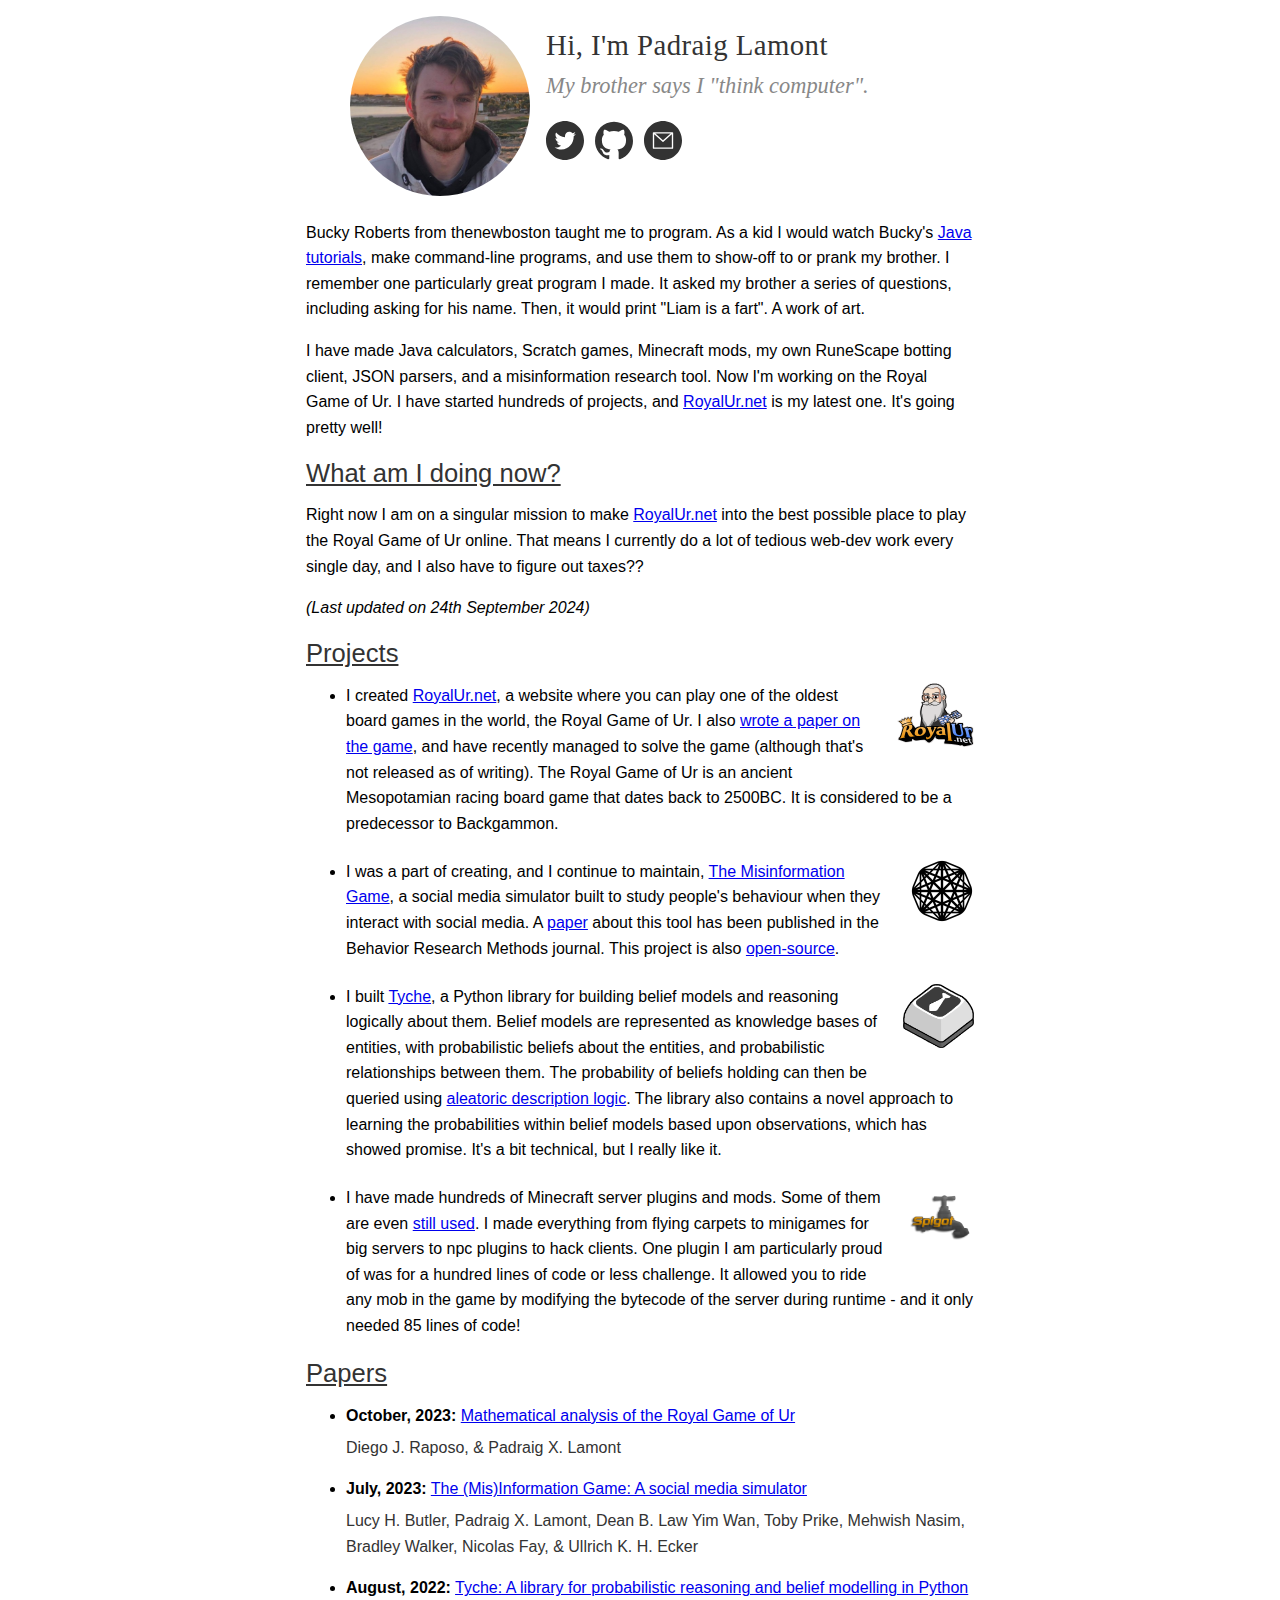
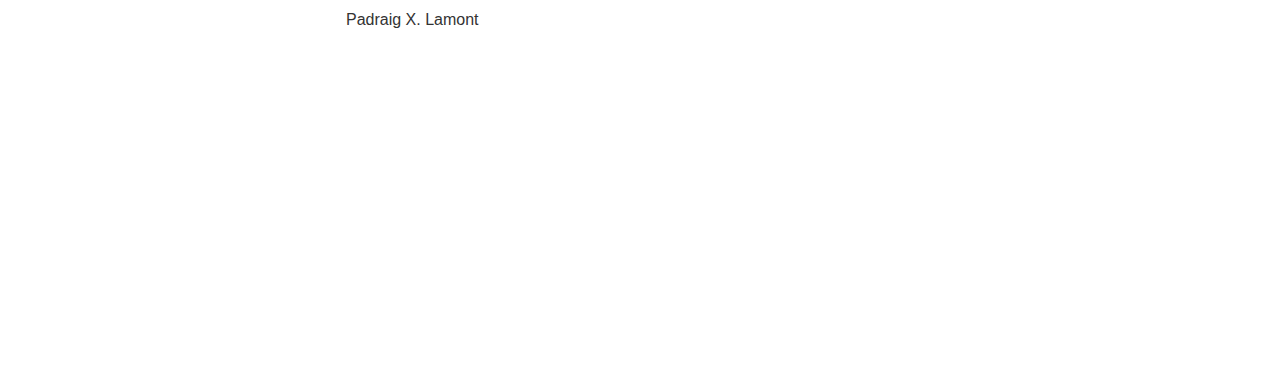
<file: index.html>
<!DOCTYPE html>
<html lang="en">
<head>
    <title>Padraig X. Lamont</title>
    <meta name="viewport" content="width=device-width, initial-scale=1.0" />

    <meta name="description" content="I'm the creator of RoyalUr.net, MisinfoGame.com, and other open-source projects related to logic and knowledge bases!" />
    <meta property="og:title" content="Padraig X. Lamont" />
    <meta property="og:description" content="I'm the creator of RoyalUr.net, MisinfoGame.com, and other open-source projects related to logic and knowledge bases!" />
    <meta property="og:image" content="https://padraiglamont.com/assets/me.png" />
    <meta property="og:url" content="https://padraiglamont.com" />
    <meta name="twitter:title" content="Padraig X. Lamont" />
    <meta name="twitter:description" content="I'm the creator of RoyalUr.net, MisinfoGame.com, and other open-source projects related to logic and knowledge bases!" />
    <meta name="twitter:url" content="https://padraiglamont.com/assets/me.png" />
    <meta name="twitter:card" content="summary" />

    <link rel="icon" type="image/png" sizes="32x32" href="/favicon-32x32.png" />
    <link rel="icon" type="image/png" sizes="16x16" href="/favicon-16x16.png" />
    <link rel="icon" type="image/x-icon" href="/favicon.ico" />
    <script type="application/ld+json">
        {
            "@context": "https://schema.org",
            "@type": "Person",
            "name": "Padraig X. Lamont",
            "alternateName": "Paddy Lamont",
            "description": "The creator of RoyalUr.net, MisinfoGame.com, and other open-source projects related to logic and knowledge bases!",
            "url": "https://padraiglamont.com",
            "logo": "https://padraiglamont.com/assets/me.png",
            "photo": "https://padraiglamont.com/assets/me.png",
            "image": "https://padraiglamont.com/assets/me.png",
            "jobTitle": "Software Engineer",
            "nationality": "Australian"
        }
    </script>
    <link rel="stylesheet" type="text/css" href="/index.css" />
</head>

<!-- Google tag (gtag.js) -->
<script async src="https://www.googletagmanager.com/gtag/js?id=G-5JXDTHJWSY"></script>
<script>
    window.dataLayer = window.dataLayer || [];
    function gtag(){dataLayer.push(arguments);}
    gtag('js', new Date());
    gtag('config', 'G-5JXDTHJWSY');
</script>

<body>
<div id="content" class="home">
    <div id="bio">
        <a href="/" class="left">
            <img id="photo-of-me" src="/assets/me.png" alt="Picture of me"
                 width="530" height="530" />
        </a>
        <div class="right">
            <h1 class="bio_hi">Hi, I'm Padraig Lamont</h1>
            <p class="bio_desc">My brother says I &quot;think computer&quot;.</p>
            <div id="links">
                <a rel="me" href="https://twitter.com/paddy_lamont">
                    <img src="/assets/twitter.svg" alt="Twitter Icon" />
                </a>
                <a rel="me" href="https://github.com/Sothatsit">
                    <img src="/assets/github.svg" alt="GitHub Icon" />
                </a>
                <a rel="me" href="mailto:padraiglamont@gmail.com">
                    <img src="/assets/email.svg" alt="Email Icon" />
                </a>
            </div>
        </div>
    </div>

    <p>
        Bucky Roberts from thenewboston taught me to program. As a kid I would watch
        Bucky&apos;s
        <a href="https://www.youtube.com/watch?v=Hl-zzrqQoSE&list=PLFE2CE09D83EE3E28">Java tutorials</a>,
        make command-line programs, and use them to show-off to or prank my brother.
        I remember one particularly great program I made. It asked my brother a series
        of questions, including asking for his name. Then, it would print
        &quot;Liam is a fart&quot;. A work of art.
    </p>

    <p>
        I have made Java calculators, Scratch games, Minecraft mods, my own RuneScape
        botting client, JSON parsers, and a misinformation research tool. Now I&apos;m
        working on the Royal Game of Ur. I have started hundreds of projects, and
        <a href="https://royalur.net">RoyalUr.net</a>
        is my latest one. It&apos;s going pretty well!
    </p>

    <h2 id="now">What am I doing now?</h2>
    <p>
        Right now I am on a singular mission to make <a href="https://royalur.net">RoyalUr.net</a>
        into the best possible place to play the Royal Game of Ur online. That means I currently
        do a lot of tedious web-dev work every single day, and I also have to figure out taxes??
    </p>
    <p class="last_updated">
        (Last updated on 24th September 2024)
    </p>

    <h2 id="projects">Projects</h2>
    <ul class="sparse-ul">
        <li>
            <div class="project">
                <a class="project-logo" href="https://royalur.net">
                    <img src="/assets/royalur.net.svg" alt="RoyalUr.net Logo"
                         width="16" height="16" />
                </a>

                I created <a href="https://royalur.net">RoyalUr.net</a>, a website where
                you can play one of the oldest board games in the world, the Royal Game
                of Ur. I also
                <a href="https://doi.org/10.2478/bgs-2023-0001">wrote a paper on the game</a>,
                and have recently managed to solve the game (although that's not released as of writing).
                The Royal Game of Ur is an ancient Mesopotamian racing board game
                that dates back to 2500BC. It is considered to be a predecessor to Backgammon.
            </div>
        </li>

        <li>
            <div class="project">
                <a class="project-logo" href="https://themisinformationgame.github.io">
                    <img src="/assets/misinformation-game.png" alt="The Misinformation Game Logo" />
                </a>

                I was a part of creating, and I continue to maintain,
                <a href="https://misinfogame.com">The Misinformation Game</a>,
                a social media simulator built to study people's behaviour when they
                interact with social media. A <a href="https://doi.org/10.3758/s13428-023-02153-x">paper</a>
                about this tool has been published in the Behavior Research Methods journal.
                This project is also
                <a href="https://github.com/TheMisinformationGame/MisinformationGame">open-source</a>.
            </div>
        </li>

        <li>
            <div class="project">
                <a class="project-logo" href="https://github.com/TycheLibrary/Tyche">
                    <img src="/assets/tyche.png" alt="Tyche Logo"
                         width="256" height="231" />
                </a>

                I built <a href="https://github.com/TycheLibrary/Tyche">Tyche</a>,
                a Python library for building belief models and reasoning
                logically about them. Belief models are represented as
                knowledge bases of entities, with probabilistic beliefs
                about the entities, and probabilistic relationships between them.
                The probability of beliefs holding can then be queried using
                <a href="https://arxiv.org/abs/2108.13036">aleatoric description logic</a>.
                The library also contains a novel approach to learning the
                probabilities within belief models based upon observations,
                which has showed promise. It's a bit technical, but I really
                like it.
            </div>
        </li>

        <li>
            <div class="project">
                <a class="project-logo" href="https://www.spigotmc.org/resources/authors/sothatsit.2764//">
                    <img src="/assets/spigotmc.png" alt="SpigotMC Logo"
                         width="16" height="16" />
                </a>

                I have made hundreds of Minecraft server plugins and mods. Some of them are even
                <a href="https://www.spigotmc.org/resources/authors/sothatsit.2764/">still used</a>.
                I made everything from flying carpets to minigames for big servers to npc plugins
                to hack clients. One plugin I am particularly proud of was for a hundred lines of
                code or less challenge. It allowed you to ride any mob in the game
                by modifying the bytecode of the server during runtime - and it only needed
                85 lines of code!
            </div>
        </li>
    </ul>

    <h2 id="papers">Papers</h2>
    <ul>
        <li>
            <p class="paper-name">
                <span class="date">October, 2023:</span>
                <a href="https://doi.org/10.2478/bgs-2023-0001">
                    Mathematical analysis of the Royal Game of Ur
                </a>
            </p>
            <p class="paper-authors">
                Diego J. Raposo, & Padraig X. Lamont
            </p>
        </li>
        <li>
            <p class="paper-name">
                <span class="date">July, 2023:</span>
                <a href="https://doi.org/10.3758/s13428-023-02153-x">
                    The (Mis)Information Game: A social media simulator
                </a>
            </p>
            <p class="paper-authors">
                Lucy H. Butler, Padraig X. Lamont, Dean B. Law Yim Wan,
                Toby Prike, Mehwish Nasim, Bradley Walker, Nicolas Fay,
                & Ullrich K. H. Ecker
            </p>
        </li>
        <li>
            <p class="paper-name">
                <span class="date">August, 2022:</span>
                <a href="https://doi.org/10.1007/978-3-031-22695-3_27">
                    Tyche: A library for probabilistic reasoning and belief modelling in Python
                </a>
            </p>
            <p class="paper-authors">
                Padraig X. Lamont
            </p>
        </li>
    </ul>
</div>
</body>
</html>
</file>
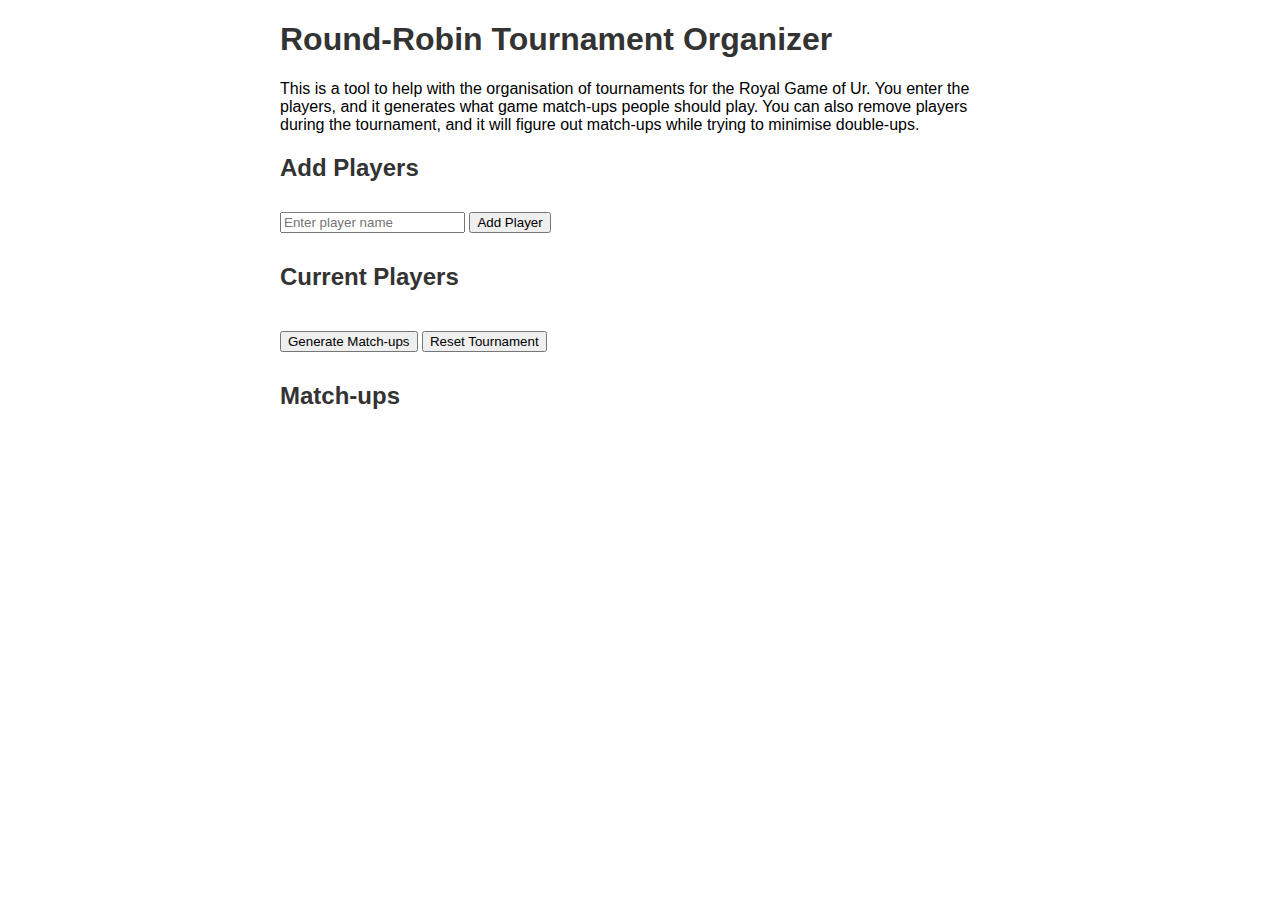
<file: tournaments/index.html>
<!DOCTYPE html>
<html lang="en">
<head>
    <meta charset="UTF-8">
    <title>Round-Robin Tournament Organizer</title>
    <link rel="stylesheet" href="/tournaments/styles.css">
</head>
<body>
<div class="container">
<h1>Round-Robin Tournament Organizer</h1>
<p>
    This is a tool to help with the organisation of tournaments
    for the Royal Game of Ur. You enter the players, and it generates
    what game match-ups people should play. You can also remove
    players during the tournament, and it will figure out match-ups
    while trying to minimise double-ups.
</p>

<h2>Add Players</h2>
<div id="input-section">
    <input type="text" id="player-name" placeholder="Enter player name">
    <button id="add-player">Add Player</button>
</div>

<h2>Current Players</h2>
<div id="player-list">
    <ul id="players"></ul>
</div>


<div id="controls">
    <button id="generate-matchups">Generate Match-ups</button>
    <button id="reset-tournament">Reset Tournament</button>
</div>


<h2>Match-ups</h2>
<div id="matchups">
    <!-- Match-ups for each game will be displayed here -->
</div>

<script src="/tournaments/script.js"></script>
</div>
</body>
</html>
</file>
<file: index.css>
html, body {
    width: 100%;
    margin: 0;
    padding: 0;
}

#content {
    display: block;
    box-sizing: border-box;
    width: 100%;
    max-width: 700px;
    margin-left: auto;
    margin-right: auto;
    margin-bottom: 20em;
    padding: 1em;
    font-family: "Noto Sans", "Roboto", "Helvetica", "Arial", sans-serif;
    line-height: 1.6em;
}

#bio {
    justify-content: center;
    max-width: 580px;
    margin: 0 auto;
    font-family: serif;
}
#bio, .small-bio {
    display: flex;
    flex-direction: row;
    flex-wrap: wrap;
    row-gap: 1em;
    column-gap: 1em;
    box-sizing: border-box;
}
.small-bio {
    justify-content: flex-start;
}
#bio .left,
.small-bio .left {
    flex: 0;
}
#photo-of-me,
#icon-of-me {
    border-radius: 50%;
}
#photo-of-me {
    height: 180px;
    width: 180px;
}
.small-bio #photo-of-me {
    padding-top: 16px;
    height: 140px;
    width: 140px;
}
#icon-of-me {
    height: 40px;
    width: 40px;
}
#bio .right,
.small-bio .right{
    flex: 1;
    min-width: 200px;
}
#links a {
    text-decoration: none;
}
#links img {
    width: 2.4em;
    height: 2.4em;
    margin-right: 0.4em;
}

.project {
    display: block;
}
.project .project-logo {
    float: right;
    padding-left: 1em;
    padding-bottom: 0.5em;
}
.project .project-logo img {
    width: auto;
    height: 4em;
}

p.paper-name {
    margin-bottom: 0.4em;
}
p.paper-authors {
    margin-top: 0;
    color: #333333;
}

h1, h2, .bio_hi, .bio_desc {
    color: #333333;
    font-weight: normal;
    margin-top: 0.8em;
    margin-bottom: 0.5em;
}
h1, .bio_hi {
    font-size: 1.8rem;
    letter-spacing: 0.015em;
}
h2, .bio_desc {
    font-size: 1.6rem;
    text-decoration: underline;
}
#bio .bio_hi {
    margin-top: 0.6em;
    text-decoration: none;
}
#bio a.bio_hi:hover {
    text-decoration: underline;
}
#bio .bio_desc {
    color: #888888;
    font-weight: normal;
    font-style: italic;
    font-size: 1.4em;
    margin-top: 0;
    margin-bottom: 1em;
    text-decoration: none;
}
.small-bio h2 {
    margin-bottom: 0.2em;
}
.small-bio p {
    margin-top: 0;
}

.italic {
    font-style: italic;
}
.bold {
    font-weight: bold;
}
ul li {
    margin-bottom: 0.4em;
}
ul.sparse-ul li {
    margin-bottom: 1.4em;
}
p.wip {
    display: block;
    padding: 0.8rem 1rem;
    border-radius: 0.4rem;
    border: 1px solid #006be2;
    background-color: #f0f6fc;
    box-shadow: 0 2px 4px rgba(0, 0, 0, 0.1);
}

.last_updated {
    font-style: italic;
}

.date {
    font-weight: bold;
}

#articles-header {
    font-size: 22px;
    font-style: italic;
    letter-spacing: 0.015em;
    border-bottom: 1px solid #333333;
    margin-bottom: 1em;
    padding: 0.4em;
    padding-top: 0;
}
#articles-header a {
    display: flex;
    flex-wrap: wrap;
    justify-content: left;
    align-content: center;
    text-decoration: none;
}
#articles-header a span {
    color: #444444;
    text-decoration: none;
    padding-left: 0.5em;
    align-self: center;
}
.article-date {
    color: #666666;
    font-style: italic;
    font-size: 1.1em;
    margin-top: -0.3em;
}

#about-author {
    display: block;
    border-top: 1px solid #333333;
    padding: 1em;
}

.derek {
    display: flex;
    flex-direction: row;
    flex-wrap: wrap;
    gap: 10px;
    margin-bottom: 10px;
}
.derek img {
    width: auto;
    height: 100%;
    max-height: 200px;
}
</file>
<file: tournaments/styles.css>
body {
    font-family: Arial, sans-serif;
    margin: 20px;
}

.container {
    max-width: 720px;
    margin-left: auto;
    margin-right: auto;
    padding-left: 20px;
    padding-right: 20px;
}

#input-section, #player-list, #controls, #matchups {
    margin-bottom: 30px;
}

h1, h2 {
    color: #333;
}

button {
    margin-top: 10px;
}

#players li {
    list-style-type: none;
    margin: 5px 0;
}

.remove-player {
    margin-left: 10px;
    color: red;
    cursor: pointer;
}
</file>
